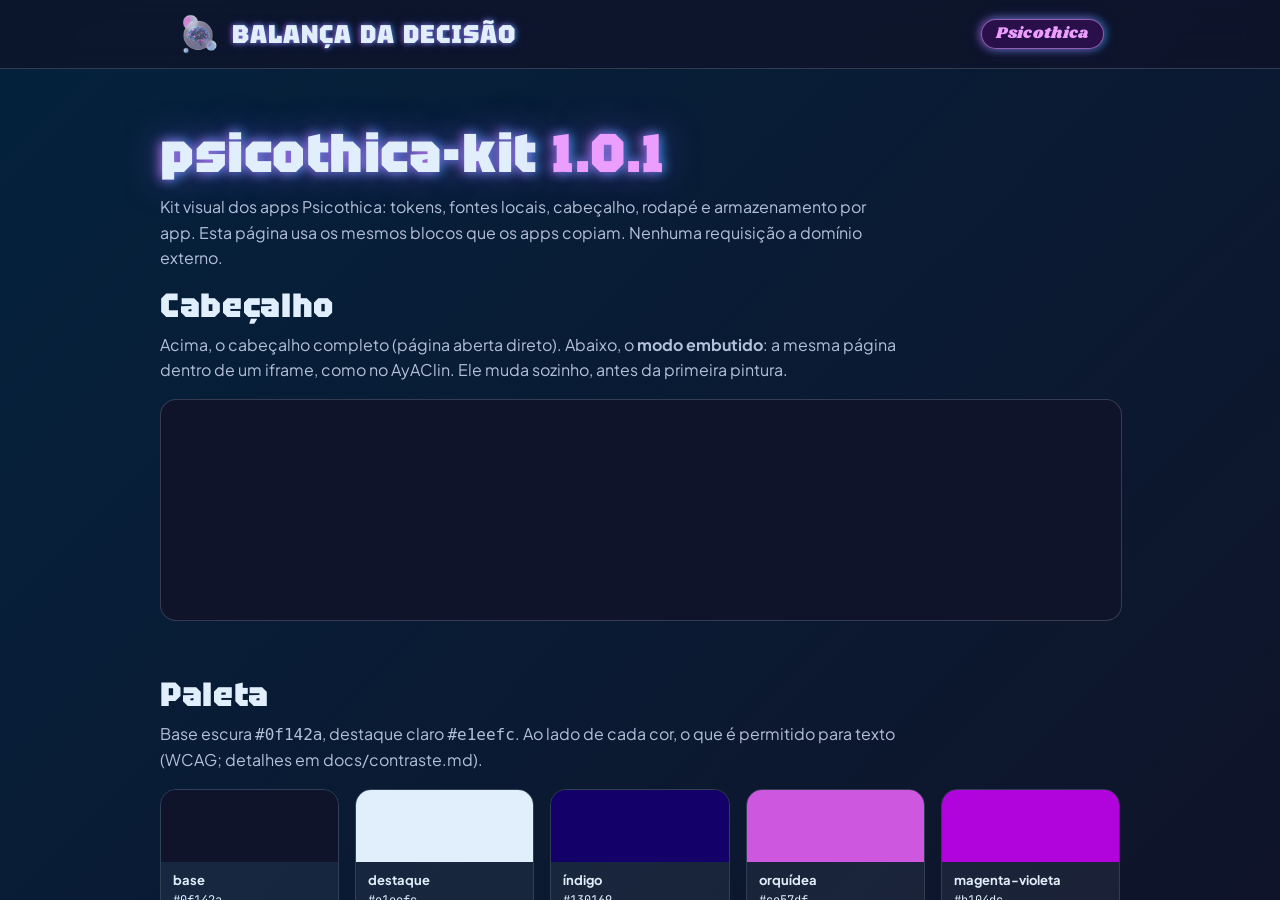
<file: index.html>
<!doctype html>
<html lang="pt-BR">
<head>
<meta charset="utf-8">
<meta name="viewport" content="width=device-width, initial-scale=1">
<meta http-equiv="refresh" content="0; url=demo/index.html">
<title>psicothica-kit</title>
<link rel="icon" href="logo/favicon.ico" sizes="any">
</head>
<body style="background:#0f142a;color:#e1eefc;font-family:system-ui,sans-serif;padding:24px">
<p><a href="demo/index.html" style="color:#82e5ff">Abrir a demonstração do psicothica-kit</a></p>
</body>
</html>
</file>
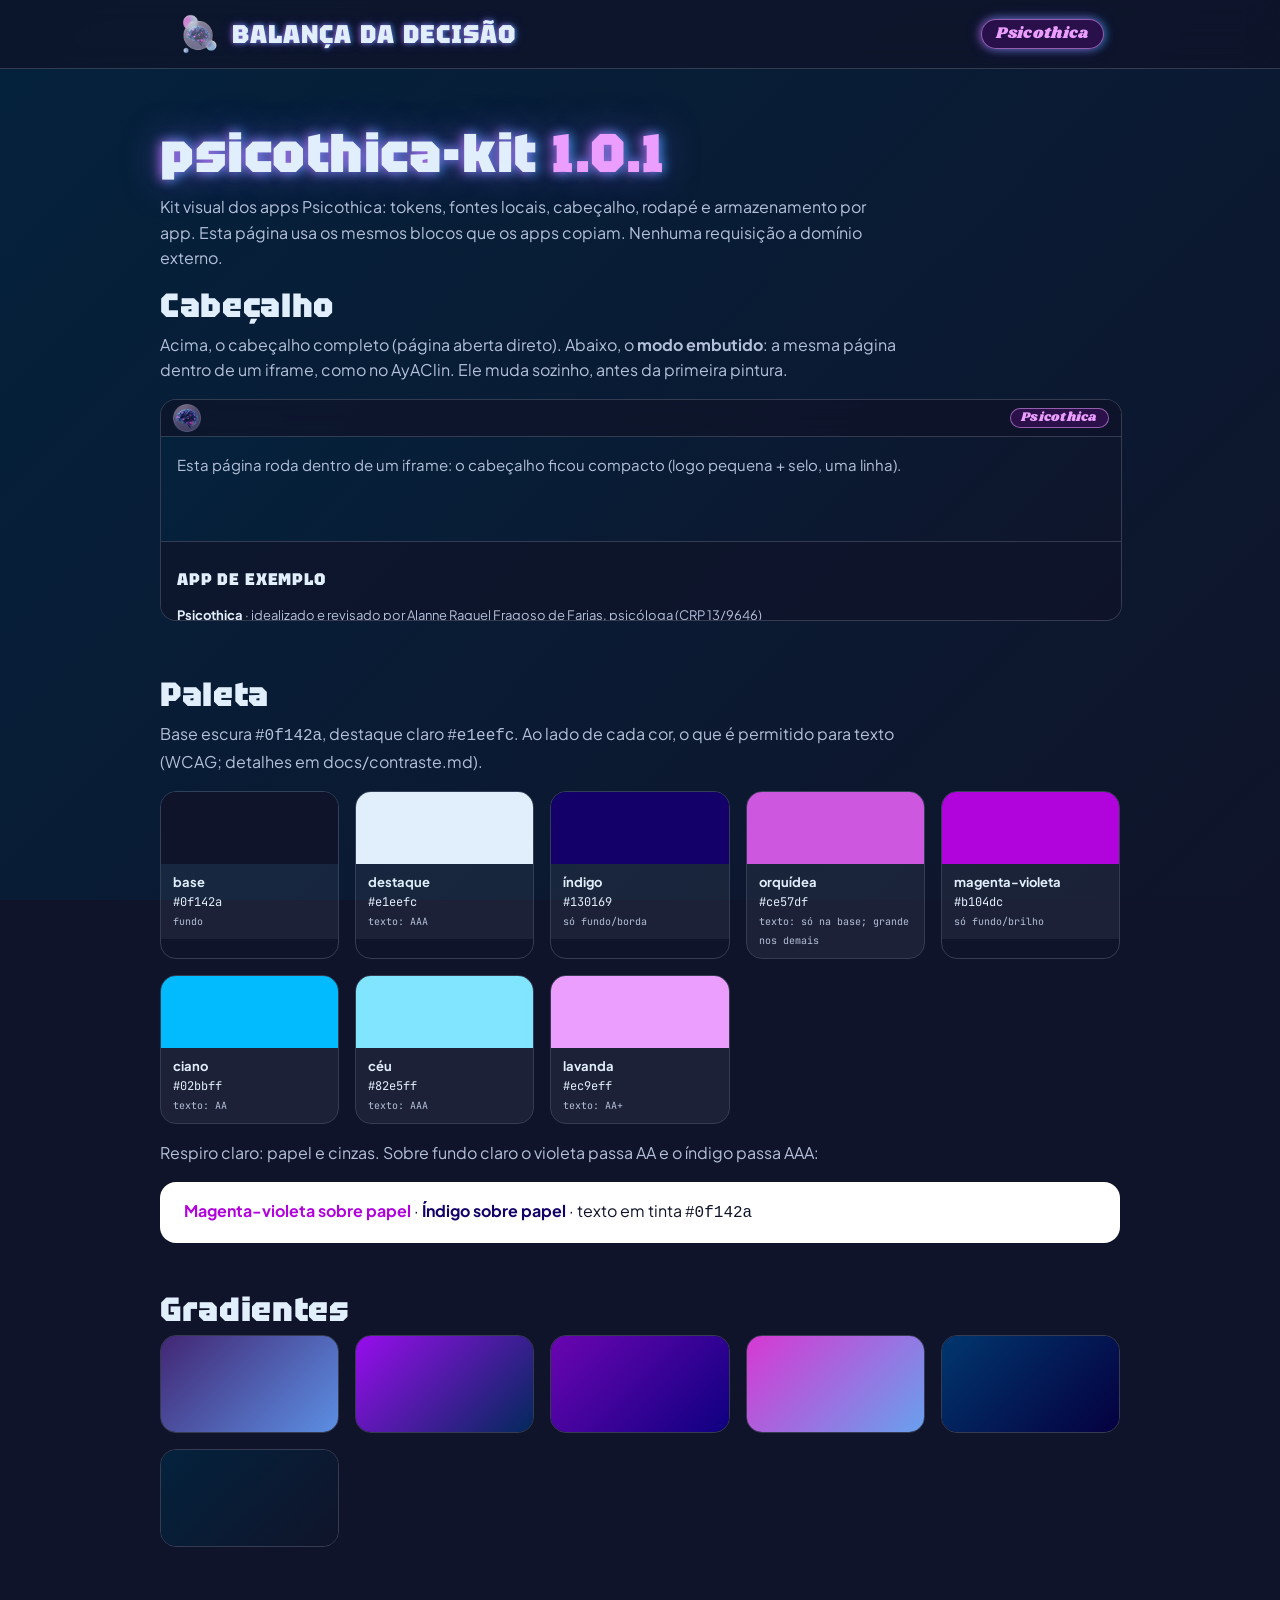
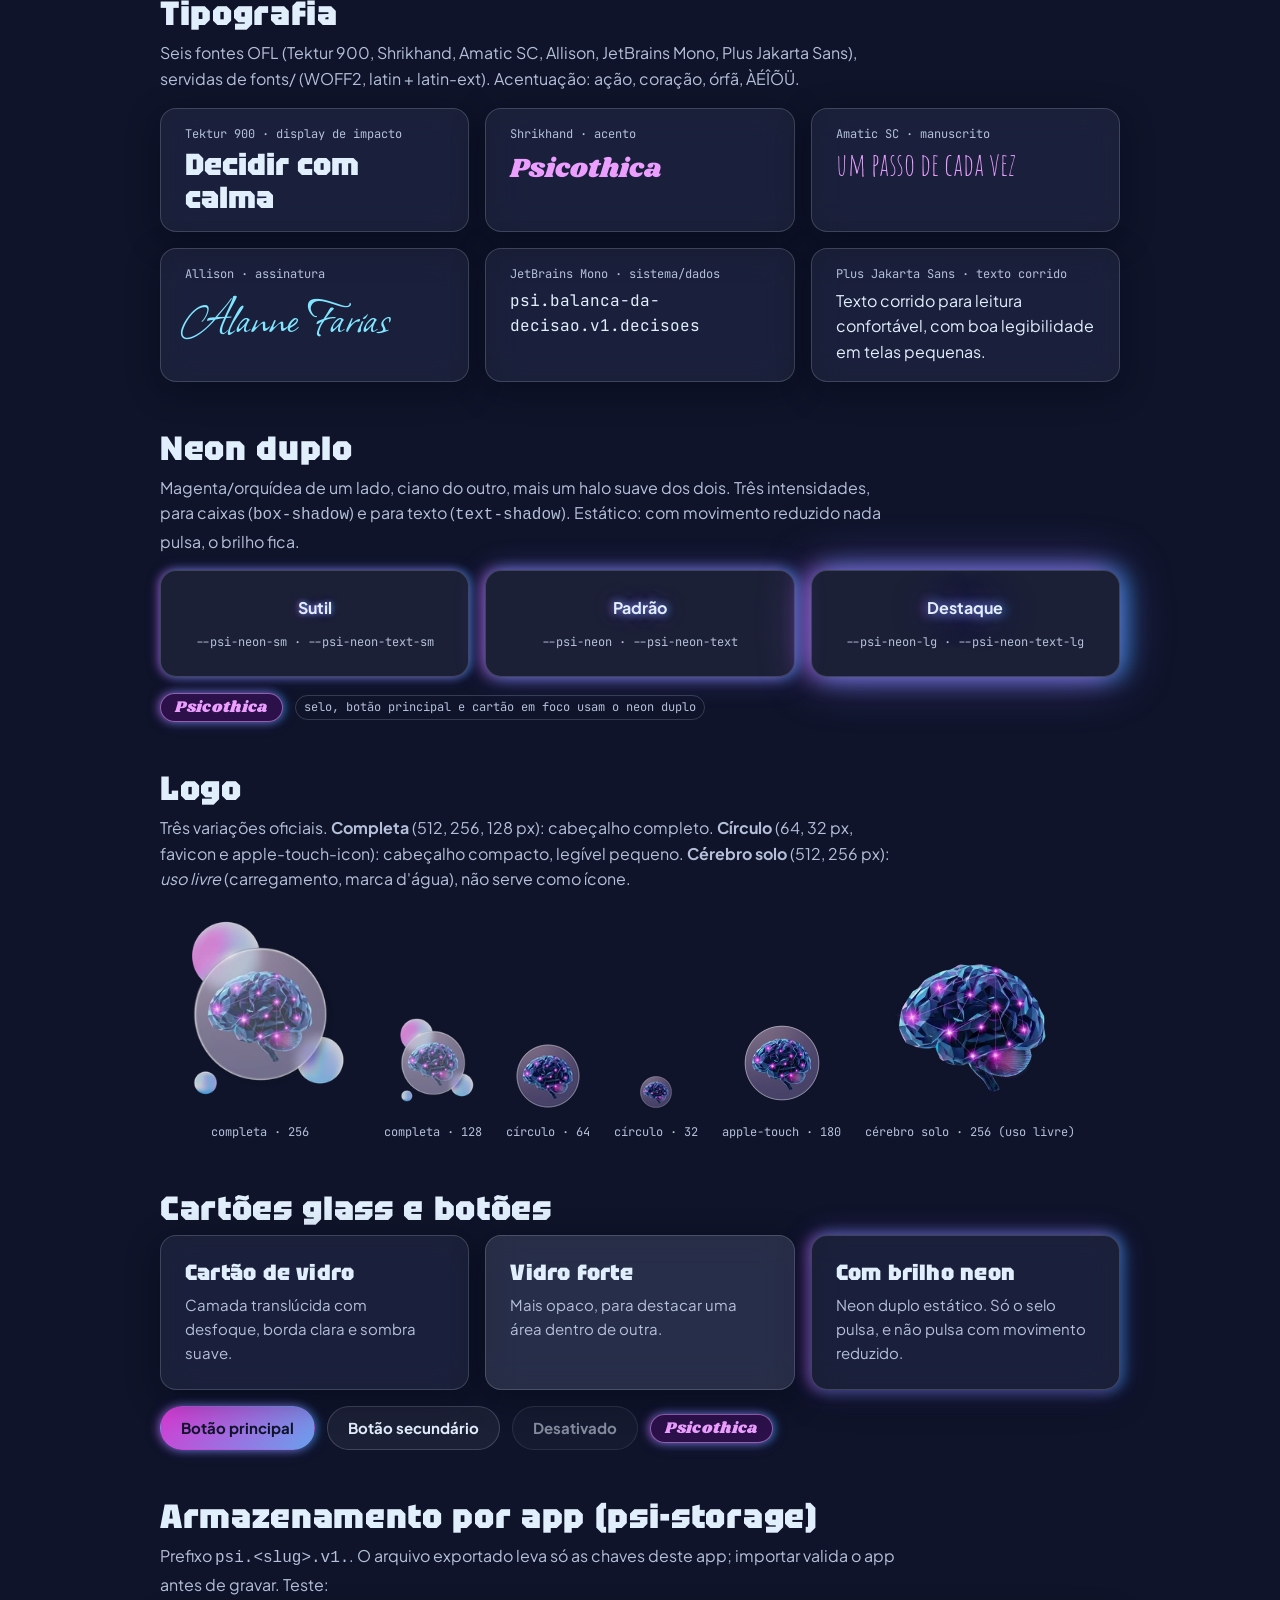
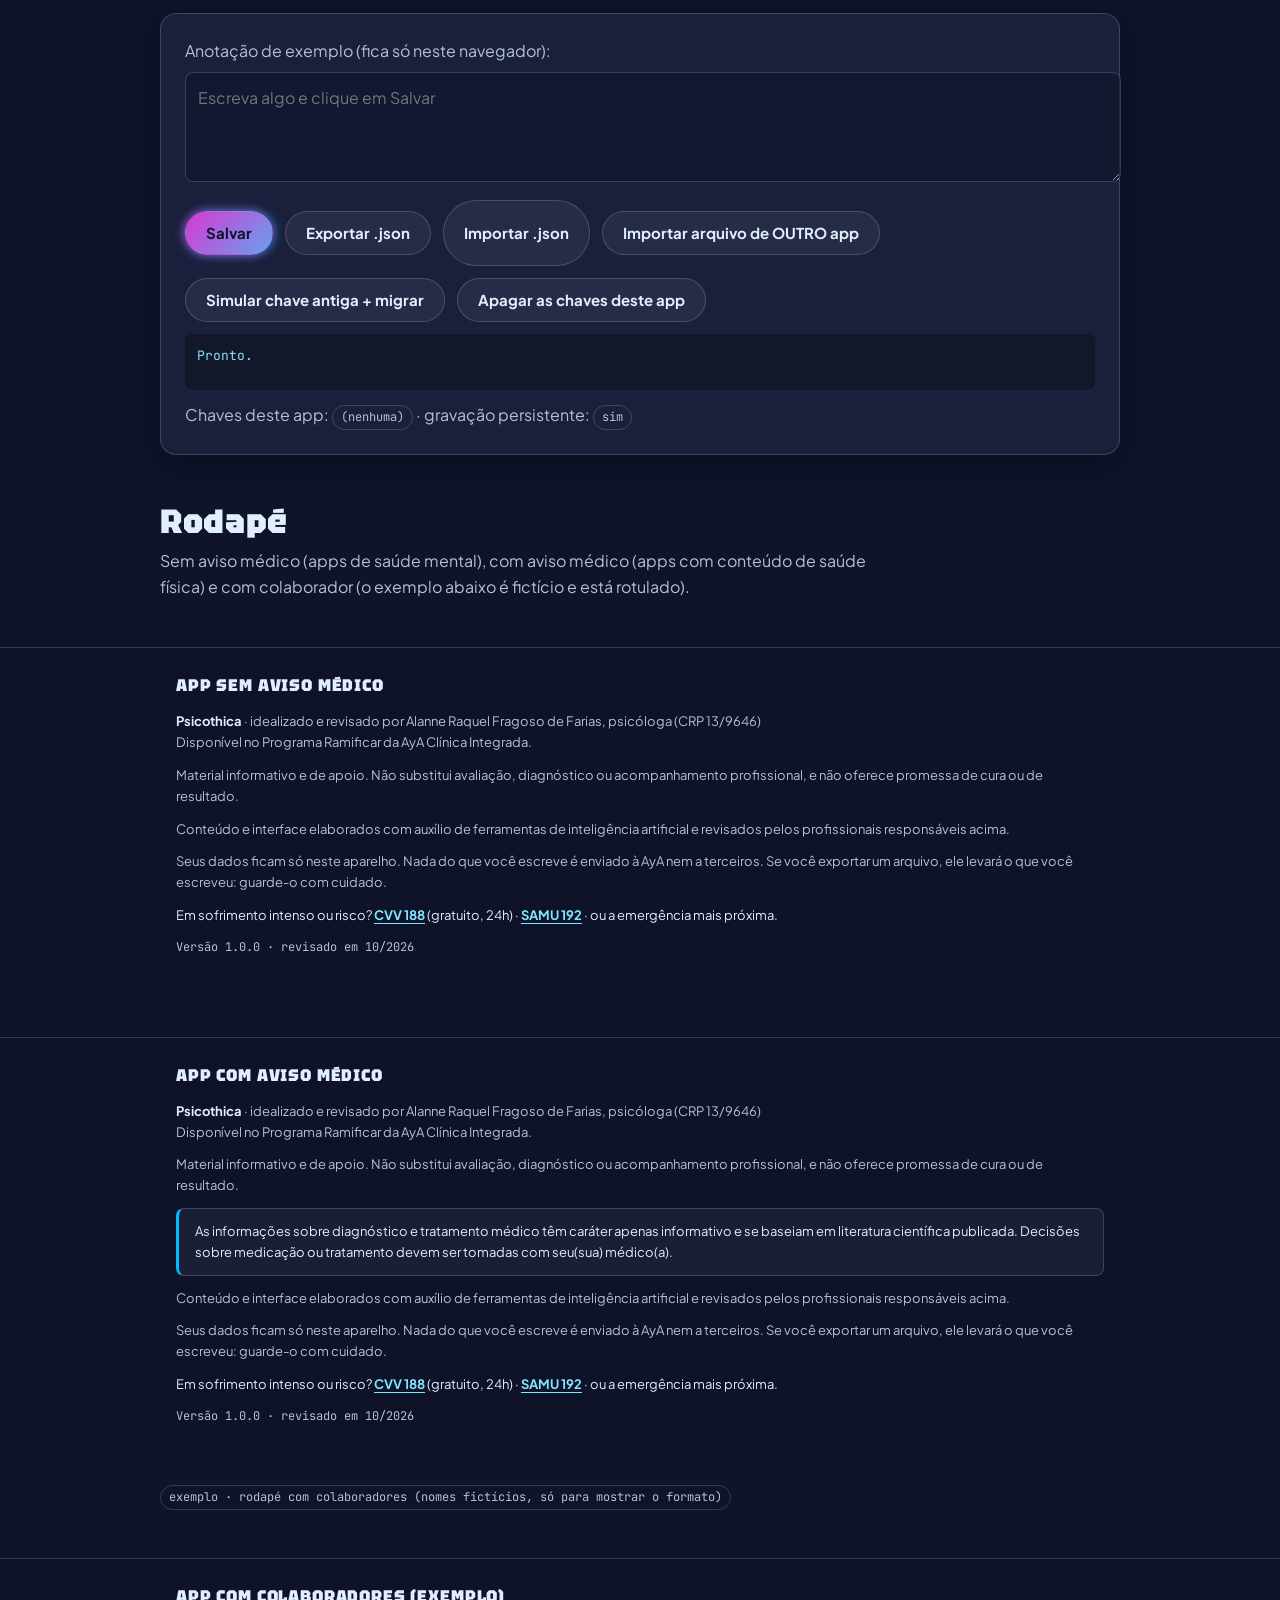
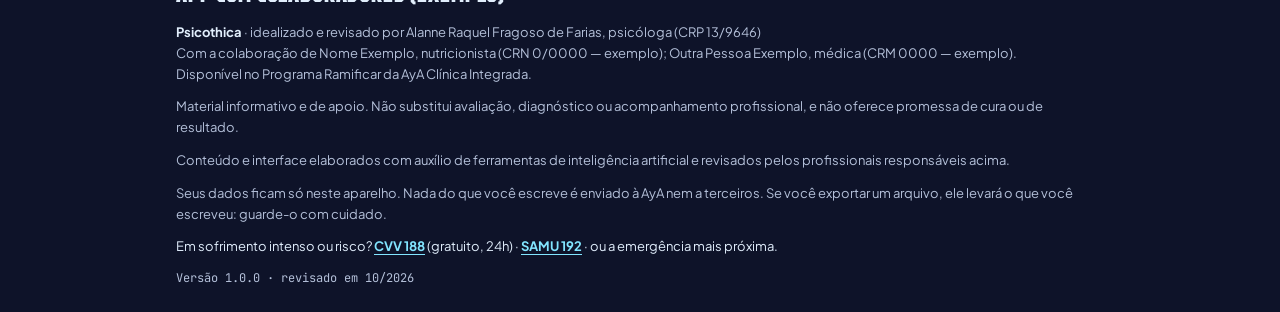
<file: demo/index.html>
<!doctype html>
<html lang="pt-BR">
<head>
<meta charset="utf-8">
<meta name="viewport" content="width=device-width, initial-scale=1">
<title>psicothica-kit 1.0.1 · demo</title>
<link rel="icon" href="../logo/favicon.ico" sizes="any">
<link rel="apple-touch-icon" href="../logo/apple-touch-icon.png">
<link rel="stylesheet" href="../tokens.css">
<link rel="stylesheet" href="../psi-components.css">
<style>
  /* Estilos só da página de demonstração (prefixo .demo-). O kit em si está em tokens.css e psi-components.css. */
  .demo-wrap { max-width: var(--psi-container); margin: 0 auto; padding: var(--psi-space-5) var(--psi-space-4) 0; }
  .demo-wrap section { margin-bottom: var(--psi-space-7); }
  .demo-h2 { font-family: var(--psi-font-display); font-weight: 900; font-size: clamp(1.5rem, 4.5vw, 2.1rem); letter-spacing: 0.02em; line-height: 1.1; margin: 0 0 var(--psi-space-2); }
  .demo-lead { color: var(--psi-text-muted); margin: 0 0 var(--psi-space-4); max-width: 62ch; }
  .demo-hero { font-family: var(--psi-font-display); font-weight: 900; font-size: clamp(1.9rem, 6.2vw, 3.4rem); line-height: 1.05; letter-spacing: 0.01em; margin: var(--psi-space-6) 0 var(--psi-space-3); }
  .demo-hero em { font-style: normal; color: var(--psi-lavender); }
  .demo-grid { display: grid; gap: var(--psi-space-4); grid-template-columns: repeat(auto-fill, minmax(150px, 1fr)); }
  .demo-grid--wide { grid-template-columns: repeat(auto-fill, minmax(260px, 1fr)); }
  .demo-sw { border-radius: var(--psi-radius-md); overflow: hidden; border: 1px solid var(--psi-glass-border); }
  .demo-sw div { height: 72px; }
  .demo-sw p { margin: 0; padding: var(--psi-space-2) var(--psi-space-3); font-family: var(--psi-font-mono); font-size: 0.75rem; background: var(--psi-glass-bg); }
  .demo-sw b { display: block; font-family: var(--psi-font-text); font-size: var(--psi-text-xs); color: var(--psi-text); }
  .demo-sw small { color: var(--psi-text-muted); }
  .demo-gr div { height: 96px; }
  .demo-fonte { padding: var(--psi-space-4) var(--psi-space-5); }
  .demo-fonte small { display: block; font-family: var(--psi-font-mono); font-size: 0.75rem; color: var(--psi-text-muted); margin-bottom: var(--psi-space-1); }
  .demo-row { display: flex; flex-wrap: wrap; gap: var(--psi-space-3); align-items: center; }
  .demo-frame { width: 100%; height: 220px; border: 1px solid var(--psi-glass-border); border-radius: var(--psi-radius-md); background: var(--psi-base); }
  .demo-papel { background: var(--psi-paper); color: var(--psi-ink); border-radius: var(--psi-radius-md); padding: var(--psi-space-4) var(--psi-space-5); }
  .demo-papel .v { color: var(--psi-violet); font-weight: 700; }
  .demo-papel .i { color: var(--psi-indigo); font-weight: 700; }
  .demo-textarea { width: 100%; min-height: 84px; padding: var(--psi-space-3); border-radius: var(--psi-radius-sm); border: 1px solid var(--psi-glass-border); background: rgba(15, 20, 42, 0.6); color: var(--psi-text); font: inherit; }
  .demo-textarea:focus-visible { outline: none; box-shadow: var(--psi-focus-ring); }
  .demo-out { margin: var(--psi-space-3) 0 0; padding: var(--psi-space-3); border-radius: var(--psi-radius-sm); background: rgba(0, 0, 0, 0.3); font-family: var(--psi-font-mono); font-size: 0.8125rem; color: var(--psi-sky); white-space: pre-wrap; min-height: 2.5em; }
  .demo-out.erro { color: #ffb4b4; }
  .demo-tag { display: inline-block; font-family: var(--psi-font-mono); font-size: 0.75rem; padding: 2px 8px; border-radius: var(--psi-radius-pill); border: 1px solid var(--psi-glass-border); color: var(--psi-text-muted); }
  .demo-hand { font-family: var(--psi-font-hand); font-size: 2rem; line-height: 1; color: var(--psi-lavender); }
  .demo-sign { font-family: var(--psi-font-signature); font-size: 3.4rem; line-height: 1.1; color: var(--psi-sky); }
  .demo-neon { padding: var(--psi-space-5); border-radius: var(--psi-radius-md); background: var(--psi-glass-bg); border: 1px solid var(--psi-glass-border); text-align: center; }
  .demo-neon code { display: block; margin-top: var(--psi-space-3); font-family: var(--psi-font-mono); font-size: 0.75rem; color: var(--psi-text-muted); }
  .demo-logos { display: flex; flex-wrap: wrap; align-items: flex-end; gap: var(--psi-space-5); }
  .demo-logos figure { margin: 0; text-align: center; }
  .demo-logos figcaption { margin-top: var(--psi-space-2); font-family: var(--psi-font-mono); font-size: 0.75rem; color: var(--psi-text-muted); }
  .demo-exemplo { max-width: var(--psi-container); margin: var(--psi-space-5) auto 0; padding: 0 var(--psi-space-4); }
</style>
</head>
<body class="psi-theme">
<script>
  (function () {
    try { if (window.self !== window.top) document.documentElement.classList.add("psi-embedded"); }
    catch (e) { document.documentElement.classList.add("psi-embedded"); }
  })();
</script>
<header class="psi-header" role="banner">
  <div class="psi-header__inner">
    <!-- logo completa (fora do iframe) e círculo oficial (modo embutido): o CSS mostra uma só -->
    <picture class="psi-header__logo psi-header__logo--full">
      <source type="image/webp" srcset="../logo/logo-128.webp 1x, ../logo/logo-256.webp 2x">
      <img src="../logo/logo-128.png" srcset="../logo/logo-128.png 1x, ../logo/logo-256.png 2x" width="44" height="44" alt="" decoding="async" loading="lazy">
    </picture>
    <picture class="psi-header__logo psi-header__logo--crop">
      <source type="image/webp" srcset="../logo/logo-32.webp 1x, ../logo/logo-64.webp 2x">
      <img src="../logo/logo-32.png" srcset="../logo/logo-32.png 1x, ../logo/logo-64.png 2x" width="28" height="28" alt="" decoding="async" loading="lazy">
    </picture>
    <p class="psi-header__app">Balança da Decisão</p>
    <span class="psi-seal">Psicothica</span>
  </div>
</header>

<main class="demo-wrap">
  <h1 class="demo-hero psi-title-neon psi-title-neon--lg">psicothica-kit <em>1.0.1</em></h1>
  <p class="demo-lead">Kit visual dos apps Psicothica: tokens, fontes locais, cabeçalho, rodapé e armazenamento por app. Esta página usa os mesmos blocos que os apps copiam. Nenhuma requisição a domínio externo.</p>

  <section aria-labelledby="s-cab">
    <h2 class="demo-h2" id="s-cab">Cabeçalho</h2>
    <p class="demo-lead">Acima, o cabeçalho completo (página aberta direto). Abaixo, o <strong>modo embutido</strong>: a mesma página dentro de um iframe, como no AyAClin. Ele muda sozinho, antes da primeira pintura.</p>
    <iframe class="demo-frame" src="embed.html" title="Exemplo do cabeçalho em modo embutido" sandbox="allow-scripts allow-same-origin allow-popups allow-popups-to-escape-sandbox"></iframe>
  </section>

  <section aria-labelledby="s-pal">
    <h2 class="demo-h2" id="s-pal">Paleta</h2>
    <p class="demo-lead">Base escura <code>#0f142a</code>, destaque claro <code>#e1eefc</code>. Ao lado de cada cor, o que é permitido para texto (WCAG; detalhes em docs/contraste.md).</p>
    <div class="demo-grid">
      <div class="demo-sw"><div style="background:var(--psi-base)"></div><p><b>base</b>#0f142a<br><small>fundo</small></p></div>
      <div class="demo-sw"><div style="background:var(--psi-frost)"></div><p><b>destaque</b>#e1eefc<br><small>texto: AAA</small></p></div>
      <div class="demo-sw"><div style="background:var(--psi-indigo)"></div><p><b>índigo</b>#130169<br><small>só fundo/borda</small></p></div>
      <div class="demo-sw"><div style="background:var(--psi-orchid)"></div><p><b>orquídea</b>#ce57df<br><small>texto: só na base; grande nos demais</small></p></div>
      <div class="demo-sw"><div style="background:var(--psi-violet)"></div><p><b>magenta-violeta</b>#b104dc<br><small>só fundo/brilho</small></p></div>
      <div class="demo-sw"><div style="background:var(--psi-cyan)"></div><p><b>ciano</b>#02bbff<br><small>texto: AA</small></p></div>
      <div class="demo-sw"><div style="background:var(--psi-sky)"></div><p><b>céu</b>#82e5ff<br><small>texto: AAA</small></p></div>
      <div class="demo-sw"><div style="background:var(--psi-lavender)"></div><p><b>lavanda</b>#ec9eff<br><small>texto: AA+</small></p></div>
    </div>
    <p class="demo-lead" style="margin-top:var(--psi-space-4)">Respiro claro: papel e cinzas. Sobre fundo claro o violeta passa AA e o índigo passa AAA:</p>
    <div class="demo-papel"><span class="v">Magenta-violeta sobre papel</span> · <span class="i">Índigo sobre papel</span> · texto em tinta <code>#0f142a</code></div>
  </section>

  <section aria-labelledby="s-grad">
    <h2 class="demo-h2" id="s-grad">Gradientes</h2>
    <div class="demo-grid demo-gr">
      <div class="demo-sw"><div style="background:var(--psi-grad-1)"></div><p>--psi-grad-1<br><small>#422774 → #5c8fe3</small></p></div>
      <div class="demo-sw"><div style="background:var(--psi-grad-2)"></div><p>--psi-grad-2<br><small>#980ded → #02295b</small></p></div>
      <div class="demo-sw"><div style="background:var(--psi-grad-3)"></div><p>--psi-grad-3<br><small>#6b05b2 → #0e0080</small></p></div>
      <div class="demo-sw"><div style="background:var(--psi-grad-4)"></div><p>--psi-grad-4<br><small>#d738d2 → #68a1ed</small></p></div>
      <div class="demo-sw"><div style="background:var(--psi-grad-5)"></div><p>--psi-grad-5<br><small>#01366d → #050040</small></p></div>
      <div class="demo-sw"><div style="background:var(--psi-grad-6)"></div><p>--psi-grad-6<br><small>#04223d → #0f142a (fundo)</small></p></div>
    </div>
  </section>

  <section aria-labelledby="s-tip">
    <h2 class="demo-h2" id="s-tip">Tipografia</h2>
    <p class="demo-lead">Seis fontes OFL (Tektur 900, Shrikhand, Amatic SC, Allison, JetBrains Mono, Plus Jakarta Sans), servidas de fonts/ (WOFF2, latin + latin-ext). Acentuação: ação, coração, órfã, ÀÉÎÕÜ.</p>
    <div class="demo-grid demo-grid--wide">
      <div class="psi-glass demo-fonte"><small>Tektur 900 · display de impacto</small><div style="font-family:var(--psi-font-display);font-weight:900;font-size:1.9rem;line-height:1.1">Decidir com calma</div></div>
      <div class="psi-glass demo-fonte"><small>Shrikhand · acento</small><div style="font-family:var(--psi-font-accent);font-size:1.7rem;color:var(--psi-lavender)">Psicothica</div></div>
      <div class="psi-glass demo-fonte"><small>Amatic SC · manuscrito</small><div class="demo-hand">um passo de cada vez</div></div>
      <div class="psi-glass demo-fonte"><small>Allison · assinatura</small><div class="demo-sign">Alanne Farias</div></div>
      <div class="psi-glass demo-fonte"><small>JetBrains Mono · sistema/dados</small><div style="font-family:var(--psi-font-mono)">psi.balanca-da-decisao.v1.decisoes</div></div>
      <div class="psi-glass demo-fonte"><small>Plus Jakarta Sans · texto corrido</small><div>Texto corrido para leitura confortável, com boa legibilidade em telas pequenas.</div></div>
    </div>
  </section>

  <section aria-labelledby="s-neon">
    <h2 class="demo-h2" id="s-neon">Neon duplo</h2>
    <p class="demo-lead">Magenta/orquídea de um lado, ciano do outro, mais um halo suave dos dois. Três intensidades, para caixas (<code>box-shadow</code>) e para texto (<code>text-shadow</code>). Estático: com movimento reduzido nada pulsa, o brilho fica.</p>
    <div class="demo-grid demo-grid--wide">
      <div class="demo-neon" style="box-shadow:var(--psi-neon-sm)"><strong class="psi-title-neon" style="text-shadow:var(--psi-neon-text-sm)">Sutil</strong><code>--psi-neon-sm · --psi-neon-text-sm</code></div>
      <div class="demo-neon" style="box-shadow:var(--psi-neon)"><strong class="psi-title-neon" style="text-shadow:var(--psi-neon-text)">Padrão</strong><code>--psi-neon · --psi-neon-text</code></div>
      <div class="demo-neon" style="box-shadow:var(--psi-neon-lg)"><strong class="psi-title-neon" style="text-shadow:var(--psi-neon-text-lg)">Destaque</strong><code>--psi-neon-lg · --psi-neon-text-lg</code></div>
    </div>
    <div class="demo-row" style="margin-top:var(--psi-space-4)"><span class="psi-seal">Psicothica</span><span class="demo-tag">selo, botão principal e cartão em foco usam o neon duplo</span></div>
  </section>

  <section aria-labelledby="s-logo">
    <h2 class="demo-h2" id="s-logo">Logo</h2>
    <p class="demo-lead">Três variações oficiais. <strong>Completa</strong> (512, 256, 128 px): cabeçalho completo. <strong>Círculo</strong> (64, 32 px, favicon e apple-touch-icon): cabeçalho compacto, legível pequeno. <strong>Cérebro solo</strong> (512, 256 px): <em>uso livre</em> (carregamento, marca d'água), não serve como ícone.</p>
    <div class="demo-logos">
      <figure><img src="../logo/logo-256.webp" width="200" height="200" alt="Logo Psicothica completa: cérebro low-poly dentro de uma bolha de vidro, com esferas"><figcaption>completa · 256</figcaption></figure>
      <figure><img src="../logo/logo-128.webp" width="96" height="96" alt="Logo completa em 128 pixels"><figcaption>completa · 128</figcaption></figure>
      <figure><img src="../logo/logo-64.webp" width="64" height="64" alt="Círculo da logo em 64 pixels"><figcaption>círculo · 64</figcaption></figure>
      <figure><img src="../logo/logo-32.webp" width="32" height="32" alt="Círculo da logo em 32 pixels"><figcaption>círculo · 32</figcaption></figure>
      <figure><img src="../logo/apple-touch-icon.png" width="90" height="90" alt="apple-touch-icon: círculo sobre fundo escuro" style="border-radius:20px"><figcaption>apple-touch · 180</figcaption></figure>
      <figure><img src="../logo/logo-cerebro-256.webp" width="160" height="160" alt="Cérebro solo, sem bolha, fundo transparente"><figcaption>cérebro solo · 256 (uso livre)</figcaption></figure>
    </div>
  </section>

  <section aria-labelledby="s-glass">
    <h2 class="demo-h2" id="s-glass">Cartões glass e botões</h2>
    <div class="demo-grid demo-grid--wide" style="margin-bottom:var(--psi-space-4)">
      <article class="psi-glass psi-card"><h3 class="psi-card__title">Cartão de vidro</h3><p class="psi-card__text">Camada translúcida com desfoque, borda clara e sombra suave.</p></article>
      <article class="psi-glass psi-glass--strong psi-card"><h3 class="psi-card__title">Vidro forte</h3><p class="psi-card__text">Mais opaco, para destacar uma área dentro de outra.</p></article>
      <article class="psi-glass psi-glass--glow psi-card"><h3 class="psi-card__title">Com brilho neon</h3><p class="psi-card__text">Neon duplo estático. Só o selo pulsa, e não pulsa com movimento reduzido.</p></article>
    </div>
    <div class="demo-row">
      <button class="psi-btn psi-btn--primary" type="button">Botão principal</button>
      <button class="psi-btn psi-btn--ghost" type="button">Botão secundário</button>
      <button class="psi-btn psi-btn--ghost" type="button" disabled>Desativado</button>
      <span class="psi-seal">Psicothica</span>
    </div>
  </section>

  <section aria-labelledby="s-sto">
    <h2 class="demo-h2" id="s-sto">Armazenamento por app (psi-storage)</h2>
    <p class="demo-lead">Prefixo <code>psi.&lt;slug&gt;.v1.</code>. O arquivo exportado leva só as chaves deste app; importar valida o app antes de gravar. Teste:</p>
    <div class="psi-glass psi-card">
      <label for="demo-nota" class="demo-lead" style="display:block;margin-bottom:var(--psi-space-2)">Anotação de exemplo (fica só neste navegador):</label>
      <textarea id="demo-nota" class="demo-textarea" placeholder="Escreva algo e clique em Salvar"></textarea>
      <div class="demo-row" style="margin-top:var(--psi-space-3)">
        <button class="psi-btn psi-btn--primary" type="button" id="b-salvar">Salvar</button>
        <button class="psi-btn psi-btn--ghost" type="button" id="b-exportar">Exportar .json</button>
        <label class="psi-btn psi-btn--ghost" for="b-importar" style="cursor:pointer">Importar .json</label>
        <input type="file" id="b-importar" accept="application/json" class="psi-sr-only">
        <button class="psi-btn psi-btn--ghost" type="button" id="b-outro">Importar arquivo de OUTRO app</button>
        <button class="psi-btn psi-btn--ghost" type="button" id="b-legado">Simular chave antiga + migrar</button>
        <button class="psi-btn psi-btn--ghost" type="button" id="b-limpar">Apagar as chaves deste app</button>
      </div>
      <p class="demo-out" id="demo-saida" role="status" aria-live="polite">Pronto.</p>
      <p class="demo-lead" style="margin:var(--psi-space-3) 0 0">Chaves deste app: <span class="demo-tag" id="demo-chaves">…</span> · gravação persistente: <span class="demo-tag" id="demo-persist">…</span></p>
    </div>
  </section>

  <section aria-labelledby="s-rod">
    <h2 class="demo-h2" id="s-rod">Rodapé</h2>
    <p class="demo-lead">Sem aviso médico (apps de saúde mental), com aviso médico (apps com conteúdo de saúde física) e com colaborador (o exemplo abaixo é fictício e está rotulado).</p>
  </section>
</main>
<footer class="psi-footer" role="contentinfo" data-psi-app="App sem aviso médico" data-psi-versao="1.0.0" data-psi-revisao="10/2026">
  <div class="psi-footer__inner">
    <p class="psi-footer__app" data-psi-slot="app"></p>
    <p class="psi-footer__assinatura">
      <span><strong>Psicothica</strong> · idealizado e revisado por Alanne Raquel Fragoso de Farias, psicóloga (CRP 13/9646)</span>
      <span class="psi-footer__colab" data-psi-slot="colab" hidden></span>
      <span>Disponível no Programa Ramificar da AyA Clínica Integrada.</span>
    </p>
    <p>Material informativo e de apoio. Não substitui avaliação, diagnóstico ou acompanhamento profissional, e não oferece promessa de cura ou de resultado.</p>
    <p class="psi-footer__medico" data-psi-slot="aviso-medico" hidden>As informações sobre diagnóstico e tratamento médico têm caráter apenas informativo e se baseiam em literatura científica publicada. Decisões sobre medicação ou tratamento devem ser tomadas com seu(sua) médico(a).</p>
    <p>Conteúdo e interface elaborados com auxílio de ferramentas de inteligência artificial e revisados pelos profissionais responsáveis acima.</p>
    <p>Seus dados ficam só neste aparelho. Nada do que você escreve é enviado à AyA nem a terceiros. Se você exportar um arquivo, ele levará o que você escreveu: guarde-o com cuidado.</p>
    <p class="psi-footer__crise">Em sofrimento intenso ou risco? <a href="tel:188" target="_blank" rel="noopener noreferrer">CVV 188</a> (gratuito, 24h) · <a href="tel:192" target="_blank" rel="noopener noreferrer">SAMU 192</a> · ou a emergência mais próxima.</p>
    <p class="psi-footer__versao">Versão <span data-psi-slot="versao">—</span> · revisado em <span data-psi-slot="revisao">—</span></p>
  </div>
</footer>
<script>
  (function () {
    var f = document.currentScript && document.currentScript.previousElementSibling;
    if (!f || !f.classList.contains("psi-footer")) return;
    function put(slot, text) { var el = f.querySelector('[data-psi-slot="' + slot + '"]'); if (el) el.textContent = text || ""; }
    put("app", f.getAttribute("data-psi-app"));
    put("versao", f.getAttribute("data-psi-versao"));
    put("revisao", f.getAttribute("data-psi-revisao"));
    var med = f.querySelector('[data-psi-slot="aviso-medico"]');
    if (med && f.hasAttribute("data-psi-aviso-medico")) med.hidden = false;
    var colab = f.querySelector('[data-psi-slot="colab"]');
    var raw = f.getAttribute("data-psi-colaboradores");
    if (colab && raw) {
      try {
        var itens = JSON.parse(raw).filter(function (c) { return c && c.nome && c.profissao; }).map(function (c) {
          return c.nome + ", " + c.profissao + (c.registro ? " (" + c.registro + ")" : "");
        });
        if (itens.length) { colab.textContent = "Com a colaboração de " + itens.join("; ") + "."; colab.hidden = false; }
      } catch (e) { /* JSON inválido: a linha simplesmente não aparece */ }
    }
  })();
</script>

<footer class="psi-footer" role="contentinfo" data-psi-app="App com aviso médico" data-psi-versao="1.0.0" data-psi-revisao="10/2026" data-psi-aviso-medico>
  <div class="psi-footer__inner">
    <p class="psi-footer__app" data-psi-slot="app"></p>
    <p class="psi-footer__assinatura">
      <span><strong>Psicothica</strong> · idealizado e revisado por Alanne Raquel Fragoso de Farias, psicóloga (CRP 13/9646)</span>
      <span class="psi-footer__colab" data-psi-slot="colab" hidden></span>
      <span>Disponível no Programa Ramificar da AyA Clínica Integrada.</span>
    </p>
    <p>Material informativo e de apoio. Não substitui avaliação, diagnóstico ou acompanhamento profissional, e não oferece promessa de cura ou de resultado.</p>
    <p class="psi-footer__medico" data-psi-slot="aviso-medico" hidden>As informações sobre diagnóstico e tratamento médico têm caráter apenas informativo e se baseiam em literatura científica publicada. Decisões sobre medicação ou tratamento devem ser tomadas com seu(sua) médico(a).</p>
    <p>Conteúdo e interface elaborados com auxílio de ferramentas de inteligência artificial e revisados pelos profissionais responsáveis acima.</p>
    <p>Seus dados ficam só neste aparelho. Nada do que você escreve é enviado à AyA nem a terceiros. Se você exportar um arquivo, ele levará o que você escreveu: guarde-o com cuidado.</p>
    <p class="psi-footer__crise">Em sofrimento intenso ou risco? <a href="tel:188" target="_blank" rel="noopener noreferrer">CVV 188</a> (gratuito, 24h) · <a href="tel:192" target="_blank" rel="noopener noreferrer">SAMU 192</a> · ou a emergência mais próxima.</p>
    <p class="psi-footer__versao">Versão <span data-psi-slot="versao">—</span> · revisado em <span data-psi-slot="revisao">—</span></p>
  </div>
</footer>
<script>
  (function () {
    var f = document.currentScript && document.currentScript.previousElementSibling;
    if (!f || !f.classList.contains("psi-footer")) return;
    function put(slot, text) { var el = f.querySelector('[data-psi-slot="' + slot + '"]'); if (el) el.textContent = text || ""; }
    put("app", f.getAttribute("data-psi-app"));
    put("versao", f.getAttribute("data-psi-versao"));
    put("revisao", f.getAttribute("data-psi-revisao"));
    var med = f.querySelector('[data-psi-slot="aviso-medico"]');
    if (med && f.hasAttribute("data-psi-aviso-medico")) med.hidden = false;
    var colab = f.querySelector('[data-psi-slot="colab"]');
    var raw = f.getAttribute("data-psi-colaboradores");
    if (colab && raw) {
      try {
        var itens = JSON.parse(raw).filter(function (c) { return c && c.nome && c.profissao; }).map(function (c) {
          return c.nome + ", " + c.profissao + (c.registro ? " (" + c.registro + ")" : "");
        });
        if (itens.length) { colab.textContent = "Com a colaboração de " + itens.join("; ") + "."; colab.hidden = false; }
      } catch (e) { /* JSON inválido: a linha simplesmente não aparece */ }
    }
  })();
</script>

<div class="demo-exemplo"><span class="demo-tag">exemplo · rodapé com colaboradores (nomes fictícios, só para mostrar o formato)</span></div>
<footer class="psi-footer" role="contentinfo" data-psi-app="App com colaboradores (exemplo)" data-psi-versao="1.0.0" data-psi-revisao="10/2026" data-psi-colaboradores='[{"nome":"Nome Exemplo","profissao":"nutricionista","registro":"CRN 0/0000 — exemplo"},{"nome":"Outra Pessoa Exemplo","profissao":"médica","registro":"CRM 0000 — exemplo"}]'>
  <div class="psi-footer__inner">
    <p class="psi-footer__app" data-psi-slot="app"></p>
    <p class="psi-footer__assinatura">
      <span><strong>Psicothica</strong> · idealizado e revisado por Alanne Raquel Fragoso de Farias, psicóloga (CRP 13/9646)</span>
      <span class="psi-footer__colab" data-psi-slot="colab" hidden></span>
      <span>Disponível no Programa Ramificar da AyA Clínica Integrada.</span>
    </p>
    <p>Material informativo e de apoio. Não substitui avaliação, diagnóstico ou acompanhamento profissional, e não oferece promessa de cura ou de resultado.</p>
    <p class="psi-footer__medico" data-psi-slot="aviso-medico" hidden>As informações sobre diagnóstico e tratamento médico têm caráter apenas informativo e se baseiam em literatura científica publicada. Decisões sobre medicação ou tratamento devem ser tomadas com seu(sua) médico(a).</p>
    <p>Conteúdo e interface elaborados com auxílio de ferramentas de inteligência artificial e revisados pelos profissionais responsáveis acima.</p>
    <p>Seus dados ficam só neste aparelho. Nada do que você escreve é enviado à AyA nem a terceiros. Se você exportar um arquivo, ele levará o que você escreveu: guarde-o com cuidado.</p>
    <p class="psi-footer__crise">Em sofrimento intenso ou risco? <a href="tel:188" target="_blank" rel="noopener noreferrer">CVV 188</a> (gratuito, 24h) · <a href="tel:192" target="_blank" rel="noopener noreferrer">SAMU 192</a> · ou a emergência mais próxima.</p>
    <p class="psi-footer__versao">Versão <span data-psi-slot="versao">—</span> · revisado em <span data-psi-slot="revisao">—</span></p>
  </div>
</footer>
<script>
  (function () {
    var f = document.currentScript && document.currentScript.previousElementSibling;
    if (!f || !f.classList.contains("psi-footer")) return;
    function put(slot, text) { var el = f.querySelector('[data-psi-slot="' + slot + '"]'); if (el) el.textContent = text || ""; }
    put("app", f.getAttribute("data-psi-app"));
    put("versao", f.getAttribute("data-psi-versao"));
    put("revisao", f.getAttribute("data-psi-revisao"));
    var med = f.querySelector('[data-psi-slot="aviso-medico"]');
    if (med && f.hasAttribute("data-psi-aviso-medico")) med.hidden = false;
    var colab = f.querySelector('[data-psi-slot="colab"]');
    var raw = f.getAttribute("data-psi-colaboradores");
    if (colab && raw) {
      try {
        var itens = JSON.parse(raw).filter(function (c) { return c && c.nome && c.profissao; }).map(function (c) {
          return c.nome + ", " + c.profissao + (c.registro ? " (" + c.registro + ")" : "");
        });
        if (itens.length) { colab.textContent = "Com a colaboração de " + itens.join("; ") + "."; colab.hidden = false; }
      } catch (e) { /* JSON inválido: a linha simplesmente não aparece */ }
    }
  })();
</script>

<script src="../js/psi-storage.js"></script>
<script>
  (function () {
    var store = PsiStorage.create({ slug: "kit-demo", appName: "Demo do kit", version: "1.0.0" });
    var $ = function (id) { return document.getElementById(id); };
    var out = $("demo-saida");
    function say(msg, erro) { out.textContent = msg; out.className = "demo-out" + (erro ? " erro" : ""); refresh(); }
    function refresh() {
      $("demo-chaves").textContent = store.keys().join(", ") || "(nenhuma)";
      $("demo-persist").textContent = store.persistent ? "sim" : "NÃO (memória)";
    }
    $("demo-nota").value = store.get("nota", "");
    $("b-salvar").addEventListener("click", function () { store.set("nota", $("demo-nota").value); say("Salvo em " + store.prefix + "nota"); });
    $("b-exportar").addEventListener("click", function () { var n = store.download(); say("Arquivo gerado: " + n + "\n(só chaves de " + store.prefix + ")"); });
    $("b-importar").addEventListener("change", function (e) {
      var f = e.target.files[0]; if (!f) return;
      store.importFile(f).then(function (n) { $("demo-nota").value = store.get("nota", ""); say(n + " chave(s) importada(s)."); },
                               function (err) { say(err.message, true); });
      e.target.value = "";
    });
    $("b-outro").addEventListener("click", function () {
      try { store.importJSON({ kit: "psicothica-kit", schema: 1, app: "outro-app", appName: "Outro App", data: { nota: "intrusa" } }); say("Importou (não deveria!)", true); }
      catch (err) { say("Recusado, como esperado: " + err.message, true); }
    });
    $("b-legado").addEventListener("click", function () {
      try { localStorage.setItem("nota_antiga", JSON.stringify("veio de uma chave antiga")); } catch (e) {}
      var n = store.migrate([{ from: "nota_antiga", to: "nota_migrada" }]);
      say(n ? "Migrou " + n + " chave. Valor: " + store.get("nota_migrada") : "Migração já feita neste navegador (ela roda uma vez só).");
    });
    $("b-limpar").addEventListener("click", function () { store.keys().forEach(function (k) { store.remove(k); }); $("demo-nota").value = ""; say("Chaves apagadas."); });
    refresh();
  })();
</script>
</body>
</html>
</file>
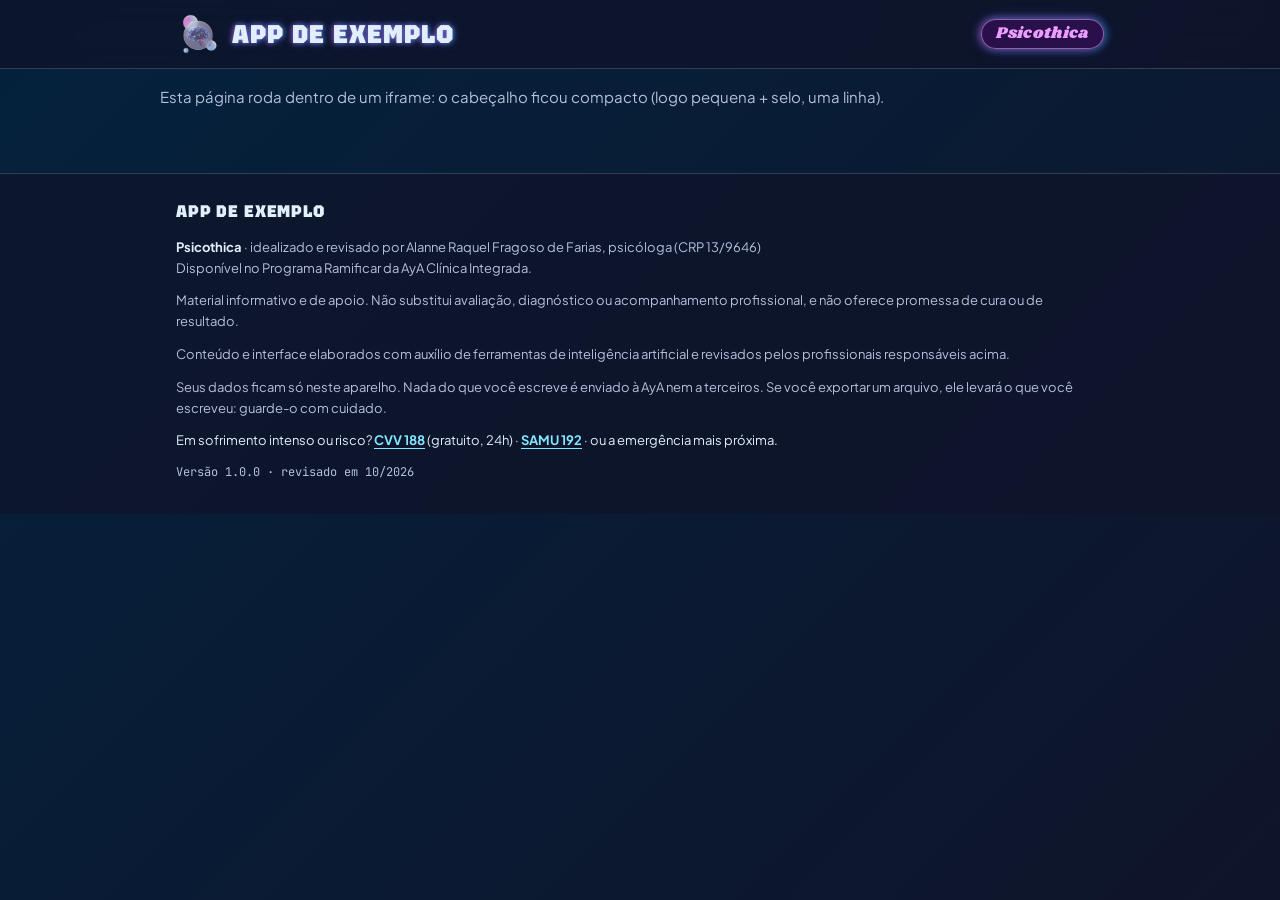
<file: demo/embed.html>
<!doctype html>
<html lang="pt-BR">
<head>
<meta charset="utf-8">
<meta name="viewport" content="width=device-width, initial-scale=1">
<title>Demo embutido · psicothica-kit</title>
<link rel="icon" href="../logo/favicon.ico" sizes="any">
<link rel="apple-touch-icon" href="../logo/apple-touch-icon.png">
<link rel="stylesheet" href="../tokens.css">
<link rel="stylesheet" href="../psi-components.css">
<style>.demo-corpo{max-width:var(--psi-container);margin:0 auto;padding:var(--psi-space-4)}.demo-corpo p{margin:0;color:var(--psi-text-muted);font-size:var(--psi-text-sm)}</style>
</head>
<body class="psi-theme">
<script>
  (function () {
    try { if (window.self !== window.top) document.documentElement.classList.add("psi-embedded"); }
    catch (e) { document.documentElement.classList.add("psi-embedded"); }
  })();
</script>
<header class="psi-header" role="banner">
  <div class="psi-header__inner">
    <!-- logo completa (fora do iframe) e círculo oficial (modo embutido): o CSS mostra uma só -->
    <picture class="psi-header__logo psi-header__logo--full">
      <source type="image/webp" srcset="../logo/logo-128.webp 1x, ../logo/logo-256.webp 2x">
      <img src="../logo/logo-128.png" srcset="../logo/logo-128.png 1x, ../logo/logo-256.png 2x" width="44" height="44" alt="" decoding="async" loading="lazy">
    </picture>
    <picture class="psi-header__logo psi-header__logo--crop">
      <source type="image/webp" srcset="../logo/logo-32.webp 1x, ../logo/logo-64.webp 2x">
      <img src="../logo/logo-32.png" srcset="../logo/logo-32.png 1x, ../logo/logo-64.png 2x" width="28" height="28" alt="" decoding="async" loading="lazy">
    </picture>
    <p class="psi-header__app">App de exemplo</p>
    <span class="psi-seal">Psicothica</span>
  </div>
</header>

<main class="demo-corpo"><p>Esta página roda dentro de um iframe: o cabeçalho ficou compacto (logo pequena + selo, uma linha).</p></main>
<footer class="psi-footer" role="contentinfo" data-psi-app="App de exemplo" data-psi-versao="1.0.0" data-psi-revisao="10/2026">
  <div class="psi-footer__inner">
    <p class="psi-footer__app" data-psi-slot="app"></p>
    <p class="psi-footer__assinatura">
      <span><strong>Psicothica</strong> · idealizado e revisado por Alanne Raquel Fragoso de Farias, psicóloga (CRP 13/9646)</span>
      <span class="psi-footer__colab" data-psi-slot="colab" hidden></span>
      <span>Disponível no Programa Ramificar da AyA Clínica Integrada.</span>
    </p>
    <p>Material informativo e de apoio. Não substitui avaliação, diagnóstico ou acompanhamento profissional, e não oferece promessa de cura ou de resultado.</p>
    <p class="psi-footer__medico" data-psi-slot="aviso-medico" hidden>As informações sobre diagnóstico e tratamento médico têm caráter apenas informativo e se baseiam em literatura científica publicada. Decisões sobre medicação ou tratamento devem ser tomadas com seu(sua) médico(a).</p>
    <p>Conteúdo e interface elaborados com auxílio de ferramentas de inteligência artificial e revisados pelos profissionais responsáveis acima.</p>
    <p>Seus dados ficam só neste aparelho. Nada do que você escreve é enviado à AyA nem a terceiros. Se você exportar um arquivo, ele levará o que você escreveu: guarde-o com cuidado.</p>
    <p class="psi-footer__crise">Em sofrimento intenso ou risco? <a href="tel:188" target="_blank" rel="noopener noreferrer">CVV 188</a> (gratuito, 24h) · <a href="tel:192" target="_blank" rel="noopener noreferrer">SAMU 192</a> · ou a emergência mais próxima.</p>
    <p class="psi-footer__versao">Versão <span data-psi-slot="versao">—</span> · revisado em <span data-psi-slot="revisao">—</span></p>
  </div>
</footer>
<script>
  (function () {
    var f = document.currentScript && document.currentScript.previousElementSibling;
    if (!f || !f.classList.contains("psi-footer")) return;
    function put(slot, text) { var el = f.querySelector('[data-psi-slot="' + slot + '"]'); if (el) el.textContent = text || ""; }
    put("app", f.getAttribute("data-psi-app"));
    put("versao", f.getAttribute("data-psi-versao"));
    put("revisao", f.getAttribute("data-psi-revisao"));
    var med = f.querySelector('[data-psi-slot="aviso-medico"]');
    if (med && f.hasAttribute("data-psi-aviso-medico")) med.hidden = false;
    var colab = f.querySelector('[data-psi-slot="colab"]');
    var raw = f.getAttribute("data-psi-colaboradores");
    if (colab && raw) {
      try {
        var itens = JSON.parse(raw).filter(function (c) { return c && c.nome && c.profissao; }).map(function (c) {
          return c.nome + ", " + c.profissao + (c.registro ? " (" + c.registro + ")" : "");
        });
        if (itens.length) { colab.textContent = "Com a colaboração de " + itens.join("; ") + "."; colab.hidden = false; }
      } catch (e) { /* JSON inválido: a linha simplesmente não aparece */ }
    }
  })();
</script>

</body>
</html>
</file>
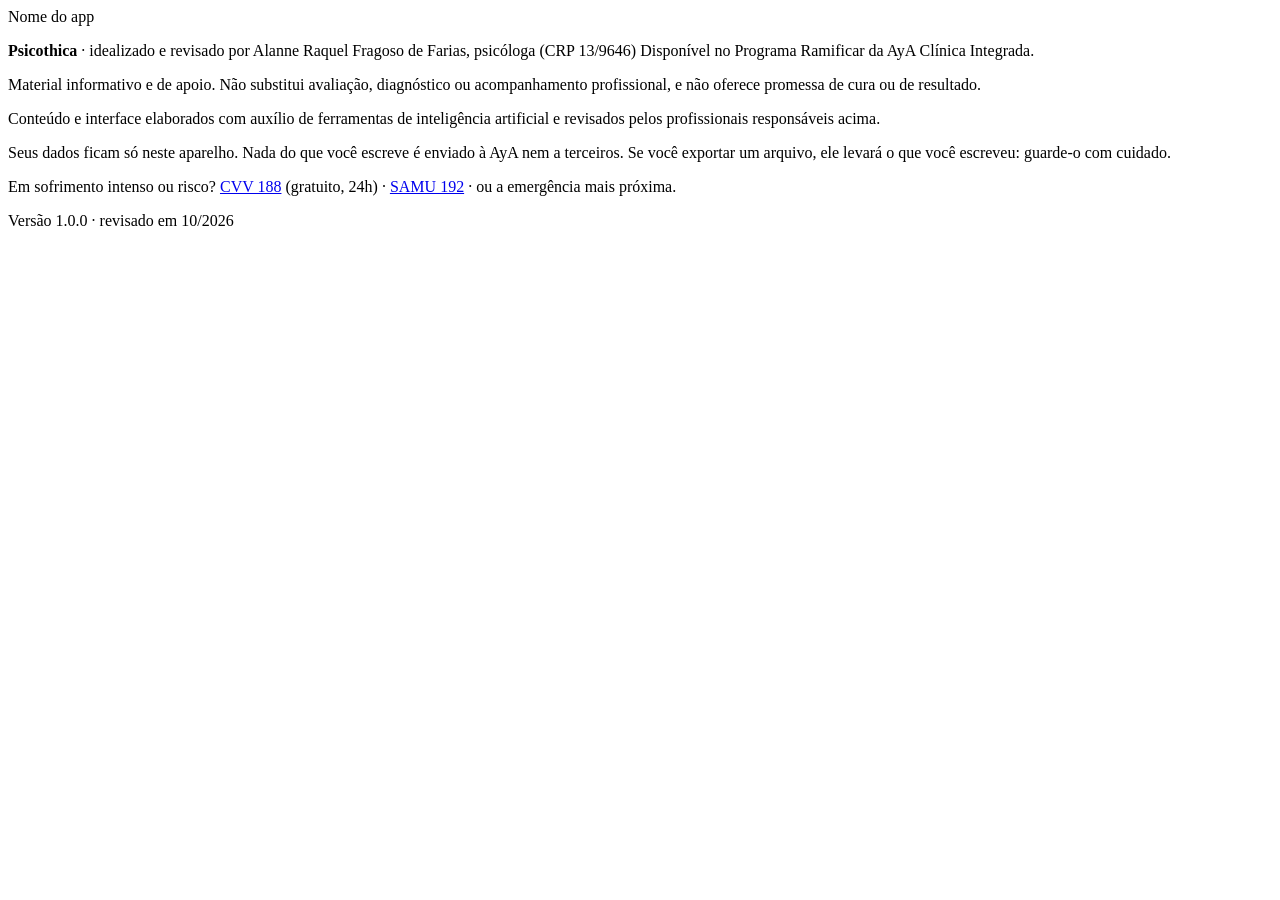
<file: html/psi-footer.html>
<!-- psicothica-kit 1.0.1 · rodapé (cole no fim do <body>, depois do conteúdo do app)

     Preencha os atributos de <footer>:
       data-psi-app       nome do app
       data-psi-versao    versão do app (ex.: 1.0.0)
       data-psi-revisao   mês/ano da última revisão (ex.: 10/2026)
       data-psi-aviso-medico   (atributo sem valor) — presente = mostra o bloco "aviso médico";
                               apague o atributo nos apps sem conteúdo de saúde física.
       data-psi-colaboradores  (opcional) lista JSON de quem colaborou; aceita mais de um. Ex.:
                               data-psi-colaboradores='[{"nome":"Fulana","profissao":"nutricionista","registro":"CRN 0/0000"}]'
                               "registro" é opcional. Sem o atributo, a linha de colaboração não aparece.
     Os textos fixos NÃO devem ser editados no app: mudaram? Mude no kit e publique nova versão. -->
<footer class="psi-footer" role="contentinfo" data-psi-app="Nome do app" data-psi-versao="1.0.0" data-psi-revisao="10/2026">
  <div class="psi-footer__inner">
    <p class="psi-footer__app" data-psi-slot="app"></p>
    <p class="psi-footer__assinatura">
      <span><strong>Psicothica</strong> · idealizado e revisado por Alanne Raquel Fragoso de Farias, psicóloga (CRP 13/9646)</span>
      <span class="psi-footer__colab" data-psi-slot="colab" hidden></span>
      <span>Disponível no Programa Ramificar da AyA Clínica Integrada.</span>
    </p>
    <p>Material informativo e de apoio. Não substitui avaliação, diagnóstico ou acompanhamento profissional, e não oferece promessa de cura ou de resultado.</p>
    <p class="psi-footer__medico" data-psi-slot="aviso-medico" hidden>As informações sobre diagnóstico e tratamento médico têm caráter apenas informativo e se baseiam em literatura científica publicada. Decisões sobre medicação ou tratamento devem ser tomadas com seu(sua) médico(a).</p>
    <p>Conteúdo e interface elaborados com auxílio de ferramentas de inteligência artificial e revisados pelos profissionais responsáveis acima.</p>
    <p>Seus dados ficam só neste aparelho. Nada do que você escreve é enviado à AyA nem a terceiros. Se você exportar um arquivo, ele levará o que você escreveu: guarde-o com cuidado.</p>
    <p class="psi-footer__crise">Em sofrimento intenso ou risco? <a href="tel:188" target="_blank" rel="noopener noreferrer">CVV 188</a> (gratuito, 24h) · <a href="tel:192" target="_blank" rel="noopener noreferrer">SAMU 192</a> · ou a emergência mais próxima.</p>
    <p class="psi-footer__versao">Versão <span data-psi-slot="versao">—</span> · revisado em <span data-psi-slot="revisao">—</span></p>
  </div>
</footer>
<script>
  (function () {
    var f = document.currentScript && document.currentScript.previousElementSibling;
    if (!f || !f.classList.contains("psi-footer")) return;
    function put(slot, text) { var el = f.querySelector('[data-psi-slot="' + slot + '"]'); if (el) el.textContent = text || ""; }
    put("app", f.getAttribute("data-psi-app"));
    put("versao", f.getAttribute("data-psi-versao"));
    put("revisao", f.getAttribute("data-psi-revisao"));
    var med = f.querySelector('[data-psi-slot="aviso-medico"]');
    if (med && f.hasAttribute("data-psi-aviso-medico")) med.hidden = false;
    var colab = f.querySelector('[data-psi-slot="colab"]');
    var raw = f.getAttribute("data-psi-colaboradores");
    if (colab && raw) {
      try {
        var itens = JSON.parse(raw).filter(function (c) { return c && c.nome && c.profissao; }).map(function (c) {
          return c.nome + ", " + c.profissao + (c.registro ? " (" + c.registro + ")" : "");
        });
        if (itens.length) { colab.textContent = "Com a colaboração de " + itens.join("; ") + "."; colab.hidden = false; }
      } catch (e) { /* JSON inválido: a linha simplesmente não aparece */ }
    }
  })();
</script>
</file>
<file: tokens.css>
/*!
 * psicothica-kit 1.0.1 — tokens.css
 * Variáveis --psi-* (cor, gradiente, vidro, raio, espaço, tipografia) + @font-face locais.
 * Nenhuma requisição externa: as fontes ficam em ./fonts/ (WOFF2, latin + latin-ext, licença OFL
 * em fonts/licenses/). Copie tokens.css e a pasta fonts/ JUNTOS para o app.
 *
 * MODO ESCURO É O PADRÃO. Base #0f142a, destaque #e1eefc.
 *
 * ── CONTRASTE (WCAG 2.1, razão calculada por scripts/contraste.mjs; tabela completa em docs/contraste.md)
 *  APROVADO para texto pequeno (≥ 4,5:1) sobre base, vidro e gradientes do kit:
 *    --psi-text (#e1eefc)  --psi-text-muted (#b4c0d9)  --psi-sky (#82e5ff)
 *    --psi-lavender (#ec9eff)  --psi-cyan (#02bbff)
 *  CONDICIONAL: --psi-orchid (#ce57df) só como texto pequeno sobre a base, vidro leve e gradiente
 *    "noite" (4,6–5,3:1). Sobre vidro forte e demais gradientes só em texto GRANDE (≥ 24px, ou
 *    ≥ 19px em negrito).
 *  PROIBIDO para texto pequeno (uso decorativo: preenchimento, borda, brilho): --psi-violet
 *    (#b104dc) e --psi-indigo (#130169) sobre fundo escuro (1,1–3,4:1). Em fundo claro (--psi-paper)
 *    o violeta passa AA (5,4:1) e o índigo passa AAA.
 *  Em fundo claro (--psi-paper) use --psi-ink (#0f142a): 18,2:1. Nunca texto claro sobre papel.
 *
 * Movimento: nada aqui anima. Brilhos animados só existem em psi-components.css, dentro de
 * @media (prefers-reduced-motion: no-preference). O neon estático (--psi-neon*) pode ficar sempre.
 */

:root {
  color-scheme: dark;

  /* ── Cores da marca ─────────────────────────── */
  --psi-base: #0f142a;      /* fundo escuro padrão */
  --psi-frost: #e1eefc;     /* destaque claro */
  --psi-indigo: #130169;
  --psi-orchid: #ce57df;
  --psi-violet: #b104dc;    /* "magenta-violeta" */
  --psi-cyan: #02bbff;
  --psi-sky: #82e5ff;
  --psi-lavender: #ec9eff;

  /* Respiro: branco e cinzas */
  --psi-paper: #ffffff;
  --psi-gray-100: #f2f5fb;
  --psi-gray-300: #c9d2e3;
  --psi-gray-500: #8d98b3;
  --psi-ink: #0f142a;       /* texto sobre fundo claro */

  /* Texto (ver aprovações acima) */
  --psi-text: var(--psi-frost);
  --psi-text-muted: #b4c0d9;
  --psi-link: var(--psi-sky);
  --psi-accent-text: var(--psi-lavender);

  /* ── Gradientes (ordem do manual da marca) ──── */
  --psi-grad-1: linear-gradient(135deg, #422774 0%, #5c8fe3 100%);
  --psi-grad-2: linear-gradient(135deg, #980ded 0%, #02295b 100%);
  --psi-grad-3: linear-gradient(135deg, #6b05b2 0%, #0e0080 100%);
  --psi-grad-4: linear-gradient(135deg, #d738d2 0%, #68a1ed 100%);
  --psi-grad-5: linear-gradient(135deg, #01366d 0%, #050040 100%);
  --psi-grad-6: linear-gradient(135deg, #04223d 0%, #0f142a 100%);
  /* nomes de uso */
  --psi-grad-fundo: var(--psi-grad-6);
  --psi-grad-destaque: var(--psi-grad-4);

  /* ── Glassmorphism ──────────────────────────── */
  --psi-glass-bg: rgba(225, 238, 252, 0.06);
  --psi-glass-bg-strong: rgba(225, 238, 252, 0.12);
  --psi-glass-border: rgba(225, 238, 252, 0.18);
  --psi-glass-blur: 16px;
  --psi-glass-shadow: 0 8px 32px rgba(3, 6, 20, 0.45);
  /* Neon DUPLO: magenta/orquídea de um lado, ciano do outro, mais um halo suave dos dois.
     --psi-neon é o padrão; -sm (sutil) e -lg (destaque) variam a intensidade.
     Versões -text servem para text-shadow (títulos); as demais, para box-shadow. Estáticos. */
  --psi-neon-sm: -2px 0 8px rgba(206, 87, 223, 0.5), 2px 0 8px rgba(2, 187, 255, 0.45), 0 0 16px rgba(150, 110, 255, 0.22);
  --psi-neon: -3px 0 14px rgba(206, 87, 223, 0.6), 3px 0 14px rgba(2, 187, 255, 0.55), 0 0 30px rgba(150, 110, 255, 0.32);
  --psi-neon-lg: -5px 0 24px rgba(206, 87, 223, 0.7), 5px 0 24px rgba(2, 187, 255, 0.65), 0 0 52px rgba(150, 110, 255, 0.42);
  --psi-neon-text-sm: -1px 0 5px rgba(206, 87, 223, 0.6), 1px 0 5px rgba(2, 187, 255, 0.55), 0 0 12px rgba(150, 110, 255, 0.3);
  --psi-neon-text: -1px 0 8px rgba(206, 87, 223, 0.7), 1px 0 8px rgba(2, 187, 255, 0.65), 0 0 22px rgba(150, 110, 255, 0.4);
  --psi-neon-text-lg: -2px 0 12px rgba(206, 87, 223, 0.8), 2px 0 12px rgba(2, 187, 255, 0.75), 0 0 36px rgba(150, 110, 255, 0.5);
  /* brilhos de uma cor só (uso pontual) */
  --psi-glow-magenta: 0 0 10px rgba(206, 87, 223, 0.55), 0 0 28px rgba(177, 4, 220, 0.35);
  --psi-glow-cyan: 0 0 10px rgba(2, 187, 255, 0.5), 0 0 28px rgba(130, 229, 255, 0.28);
  --psi-focus-ring: 0 0 0 3px rgba(130, 229, 255, 0.85);

  /* ── Forma e espaço ─────────────────────────── */
  --psi-radius-sm: 8px;
  --psi-radius-md: 16px;
  --psi-radius-lg: 24px;
  --psi-radius-pill: 999px;
  --psi-space-1: 4px;
  --psi-space-2: 8px;
  --psi-space-3: 12px;
  --psi-space-4: 16px;
  --psi-space-5: 24px;
  --psi-space-6: 32px;
  --psi-space-7: 48px;
  --psi-space-8: 64px;
  --psi-container: 960px;

  /* ── Tipografia ─────────────────────────────── */
  --psi-font-display: "Tektur", "Arial Black", Impact, sans-serif;           /* impacto: títulos (peso 900) */
  --psi-font-accent: "Shrikhand", Georgia, serif;                          /* acento: selos, destaques curtos */
  --psi-font-hand: "Amatic SC", "Comic Sans MS", cursive;                  /* manuscrito */
  --psi-font-signature: "Allison", "Brush Script MT", cursive;              /* assinatura */
  --psi-font-mono: "JetBrains Mono", ui-monospace, "Cascadia Code", Consolas, monospace; /* sistema/dados */
  --psi-font-text: "Plus Jakarta Sans", system-ui, -apple-system, "Segoe UI", Roboto, sans-serif; /* texto corrido */

  --psi-text-xs: 0.8125rem;
  --psi-text-sm: 0.9375rem;
  --psi-text-md: 1rem;
  --psi-text-lg: 1.25rem;
  --psi-text-xl: 1.75rem;
  --psi-text-2xl: 2.5rem;
  --psi-text-3xl: clamp(2.5rem, 7vw, 4.5rem);
  --psi-leading: 1.6;
}

/* ── Fontes locais (WOFF2, subset latin + latin-ext) ─────────────────────── */
@font-face {
  font-family: "Tektur";
  font-style: normal;
  font-weight: 900;
  font-display: swap;
  src: url("./fonts/tektur-latin-ext-900.woff2") format("woff2");
  unicode-range: U+0100-02BA,U+02BD-02C5,U+02C7-02CC,U+02CE-02D7,U+02DD-02FF,U+0304,U+0308,U+0329,U+1D00-1DBF,U+1E00-1E9F,U+1EF2-1EFF,U+2020,U+20A0-20AB,U+20AD-20C0,U+2113,U+2C60-2C7F,U+A720-A7FF;
}
@font-face {
  font-family: "Tektur";
  font-style: normal;
  font-weight: 900;
  font-display: swap;
  src: url("./fonts/tektur-latin-900.woff2") format("woff2");
  unicode-range: U+0000-00FF,U+0131,U+0152-0153,U+02BB-02BC,U+02C6,U+02DA,U+02DC,U+0304,U+0308,U+0329,U+2000-206F,U+20AC,U+2122,U+2191,U+2193,U+2212,U+2215,U+FEFF,U+FFFD;
}
@font-face {
  font-family: "Shrikhand";
  font-style: normal;
  font-weight: 400;
  font-display: swap;
  src: url("./fonts/shrikhand-latin-ext-400.woff2") format("woff2");
  unicode-range: U+0100-02BA,U+02BD-02C5,U+02C7-02CC,U+02CE-02D7,U+02DD-02FF,U+0304,U+0308,U+0329,U+1D00-1DBF,U+1E00-1E9F,U+1EF2-1EFF,U+2020,U+20A0-20AB,U+20AD-20C0,U+2113,U+2C60-2C7F,U+A720-A7FF;
}
@font-face {
  font-family: "Shrikhand";
  font-style: normal;
  font-weight: 400;
  font-display: swap;
  src: url("./fonts/shrikhand-latin-400.woff2") format("woff2");
  unicode-range: U+0000-00FF,U+0131,U+0152-0153,U+02BB-02BC,U+02C6,U+02DA,U+02DC,U+0304,U+0308,U+0329,U+2000-206F,U+20AC,U+2122,U+2191,U+2193,U+2212,U+2215,U+FEFF,U+FFFD;
}
@font-face {
  font-family: "Amatic SC";
  font-style: normal;
  font-weight: 400;
  font-display: swap;
  src: url("./fonts/amatic-sc-latin-ext-400.woff2") format("woff2");
  unicode-range: U+0100-02BA,U+02BD-02C5,U+02C7-02CC,U+02CE-02D7,U+02DD-02FF,U+0304,U+0308,U+0329,U+1D00-1DBF,U+1E00-1E9F,U+1EF2-1EFF,U+2020,U+20A0-20AB,U+20AD-20C0,U+2113,U+2C60-2C7F,U+A720-A7FF;
}
@font-face {
  font-family: "Amatic SC";
  font-style: normal;
  font-weight: 400;
  font-display: swap;
  src: url("./fonts/amatic-sc-latin-400.woff2") format("woff2");
  unicode-range: U+0000-00FF,U+0131,U+0152-0153,U+02BB-02BC,U+02C6,U+02DA,U+02DC,U+0304,U+0308,U+0329,U+2000-206F,U+20AC,U+2122,U+2191,U+2193,U+2212,U+2215,U+FEFF,U+FFFD;
}
@font-face {
  font-family: "Amatic SC";
  font-style: normal;
  font-weight: 700;
  font-display: swap;
  src: url("./fonts/amatic-sc-latin-ext-700.woff2") format("woff2");
  unicode-range: U+0100-02BA,U+02BD-02C5,U+02C7-02CC,U+02CE-02D7,U+02DD-02FF,U+0304,U+0308,U+0329,U+1D00-1DBF,U+1E00-1E9F,U+1EF2-1EFF,U+2020,U+20A0-20AB,U+20AD-20C0,U+2113,U+2C60-2C7F,U+A720-A7FF;
}
@font-face {
  font-family: "Amatic SC";
  font-style: normal;
  font-weight: 700;
  font-display: swap;
  src: url("./fonts/amatic-sc-latin-700.woff2") format("woff2");
  unicode-range: U+0000-00FF,U+0131,U+0152-0153,U+02BB-02BC,U+02C6,U+02DA,U+02DC,U+0304,U+0308,U+0329,U+2000-206F,U+20AC,U+2122,U+2191,U+2193,U+2212,U+2215,U+FEFF,U+FFFD;
}
@font-face {
  font-family: "Allison";
  font-style: normal;
  font-weight: 400;
  font-display: swap;
  src: url("./fonts/allison-latin-ext-400.woff2") format("woff2");
  unicode-range: U+0100-02BA,U+02BD-02C5,U+02C7-02CC,U+02CE-02D7,U+02DD-02FF,U+0304,U+0308,U+0329,U+1D00-1DBF,U+1E00-1E9F,U+1EF2-1EFF,U+2020,U+20A0-20AB,U+20AD-20C0,U+2113,U+2C60-2C7F,U+A720-A7FF;
}
@font-face {
  font-family: "Allison";
  font-style: normal;
  font-weight: 400;
  font-display: swap;
  src: url("./fonts/allison-latin-400.woff2") format("woff2");
  unicode-range: U+0000-00FF,U+0131,U+0152-0153,U+02BB-02BC,U+02C6,U+02DA,U+02DC,U+0304,U+0308,U+0329,U+2000-206F,U+20AC,U+2122,U+2191,U+2193,U+2212,U+2215,U+FEFF,U+FFFD;
}
@font-face {
  font-family: "JetBrains Mono";
  font-style: normal;
  font-weight: 100 800;
  font-display: swap;
  src: url("./fonts/jetbrains-mono-latin-ext-wght.woff2") format("woff2");
  unicode-range: U+0100-02BA,U+02BD-02C5,U+02C7-02CC,U+02CE-02D7,U+02DD-02FF,U+0304,U+0308,U+0329,U+1D00-1DBF,U+1E00-1E9F,U+1EF2-1EFF,U+2020,U+20A0-20AB,U+20AD-20C0,U+2113,U+2C60-2C7F,U+A720-A7FF;
}
@font-face {
  font-family: "JetBrains Mono";
  font-style: normal;
  font-weight: 100 800;
  font-display: swap;
  src: url("./fonts/jetbrains-mono-latin-wght.woff2") format("woff2");
  unicode-range: U+0000-00FF,U+0131,U+0152-0153,U+02BB-02BC,U+02C6,U+02DA,U+02DC,U+0304,U+0308,U+0329,U+2000-206F,U+20AC,U+2122,U+2191,U+2193,U+2212,U+2215,U+FEFF,U+FFFD;
}
@font-face {
  font-family: "Plus Jakarta Sans";
  font-style: normal;
  font-weight: 200 800;
  font-display: swap;
  src: url("./fonts/plus-jakarta-sans-latin-ext-wght.woff2") format("woff2");
  unicode-range: U+0100-02BA,U+02BD-02C5,U+02C7-02CC,U+02CE-02D7,U+02DD-02FF,U+0304,U+0308,U+0329,U+1D00-1DBF,U+1E00-1E9F,U+1EF2-1EFF,U+2020,U+20A0-20AB,U+20AD-20C0,U+2113,U+2C60-2C7F,U+A720-A7FF;
}
@font-face {
  font-family: "Plus Jakarta Sans";
  font-style: normal;
  font-weight: 200 800;
  font-display: swap;
  src: url("./fonts/plus-jakarta-sans-latin-wght.woff2") format("woff2");
  unicode-range: U+0000-00FF,U+0131,U+0152-0153,U+02BB-02BC,U+02C6,U+02DA,U+02DC,U+0304,U+0308,U+0329,U+2000-206F,U+20AC,U+2122,U+2191,U+2193,U+2212,U+2215,U+FEFF,U+FFFD;
}
</file>
<file: psi-components.css>
/*!
 * psicothica-kit 1.0.1 — psi-components.css
 * Cabeçalho, rodapé, vidro, cartão, botão, selo e aviso de armazenamento.
 * Tudo escopado com o prefixo .psi- (não vaza para o CSS do app). Requer tokens.css.
 * Sem requisição externa. Neon duplo (magenta + ciano, tokens --psi-neon*). Brilho animado só com
 * prefers-reduced-motion: no-preference; o neon estático permanece.
 */

/* ── Tema (opcional): aplique a classe no <body> para o fundo e o texto padrão da marca ── */
.psi-theme {
  margin: 0;
  min-height: 100vh;
  background: var(--psi-base) var(--psi-grad-fundo) fixed;
  color: var(--psi-text);
  font-family: var(--psi-font-text);
  font-size: var(--psi-text-md);
  line-height: var(--psi-leading);
  -webkit-font-smoothing: antialiased;
}

.psi-sr-only {
  position: absolute !important;
  width: 1px; height: 1px; margin: -1px; padding: 0; border: 0;
  overflow: hidden; clip: rect(0 0 0 0); clip-path: inset(50%); white-space: nowrap;
}

/* ── Vidro ─────────────────────────────────────────────────────────────── */
.psi-glass {
  background: var(--psi-glass-bg);
  border: 1px solid var(--psi-glass-border);
  border-radius: var(--psi-radius-md);
  box-shadow: var(--psi-glass-shadow);
  -webkit-backdrop-filter: blur(var(--psi-glass-blur)) saturate(130%);
  backdrop-filter: blur(var(--psi-glass-blur)) saturate(130%);
}
@supports not ((backdrop-filter: blur(1px)) or (-webkit-backdrop-filter: blur(1px))) {
  .psi-glass { background: rgba(26, 33, 62, 0.92); }
}
.psi-glass--strong { background: var(--psi-glass-bg-strong); }
.psi-glass--glow, .psi-card:focus-within { box-shadow: var(--psi-glass-shadow), var(--psi-neon); }
.psi-card:focus-within { border-color: rgba(130, 229, 255, 0.45); }

.psi-card {
  padding: var(--psi-space-5);
  border-radius: var(--psi-radius-md);
}
.psi-card__title {
  margin: 0 0 var(--psi-space-2);
  font-family: var(--psi-font-display);
  font-weight: 900;
  font-size: 1.375rem;
  letter-spacing: 0.01em;
  line-height: 1.15;
}
/* Título de destaque com neon duplo (use com moderação: 1 por tela) */
.psi-title-neon { color: var(--psi-text); text-shadow: var(--psi-neon-text); }
.psi-title-neon--lg { text-shadow: var(--psi-neon-text-lg); }
.psi-card__text { margin: 0; color: var(--psi-text-muted); font-size: var(--psi-text-sm); }

/* ── Botões ────────────────────────────────────────────────────────────── */
.psi-btn {
  display: inline-flex; align-items: center; justify-content: center; gap: var(--psi-space-2);
  min-height: 44px; padding: 0.6rem 1.25rem;
  border: 1px solid transparent; border-radius: var(--psi-radius-pill);
  font-family: var(--psi-font-text); font-weight: 700; font-size: var(--psi-text-sm);
  line-height: 1.2; text-decoration: none; cursor: pointer;
  transition: transform 0.15s ease, box-shadow 0.2s ease, background-color 0.2s ease;
}
.psi-btn:active { transform: translateY(1px); }
.psi-btn:focus-visible, .psi-seal:focus-visible, .psi-footer a:focus-visible { outline: none; box-shadow: var(--psi-focus-ring); }
/* texto escuro sobre o gradiente rosa→azul: contraste mínimo 4,67:1 (AA) */
.psi-btn--primary { background: var(--psi-grad-4); color: var(--psi-ink); box-shadow: var(--psi-neon-sm); }
.psi-btn--primary:hover { box-shadow: var(--psi-neon); }
.psi-btn--ghost {
  background: var(--psi-glass-bg); color: var(--psi-text); border-color: var(--psi-glass-border);
}
.psi-btn--ghost:hover { background: var(--psi-glass-bg-strong); }
.psi-btn[disabled] { opacity: 0.55; cursor: not-allowed; }

/* ── Selo "Psicothica" ─────────────────────────────────────────────────── */
.psi-seal {
  display: inline-flex; align-items: center;
  padding: 0.25rem 0.9rem;
  border: 1px solid rgba(236, 158, 255, 0.55);
  border-radius: var(--psi-radius-pill);
  background: rgba(177, 4, 220, 0.18);
  color: var(--psi-lavender);
  font-family: var(--psi-font-accent); font-size: 1rem; line-height: 1.2; letter-spacing: 0.02em;
  box-shadow: var(--psi-neon-sm);
  text-decoration: none; white-space: nowrap;
}

/* ── Cabeçalho ─────────────────────────────────────────────────────────── */
.psi-header {
  box-sizing: border-box; width: 100%;
  background: rgba(15, 20, 42, 0.78);
  border-bottom: 1px solid var(--psi-glass-border);
  -webkit-backdrop-filter: blur(var(--psi-glass-blur));
  backdrop-filter: blur(var(--psi-glass-blur));
  color: var(--psi-text);
  font-family: var(--psi-font-text);
}
.psi-header *, .psi-header *::before, .psi-header *::after { box-sizing: border-box; }
.psi-header__inner {
  display: flex; align-items: center; gap: var(--psi-space-3);
  max-width: var(--psi-container); margin: 0 auto;
  padding: var(--psi-space-3) var(--psi-space-4);
}
.psi-header__logo { display: block; flex: none; line-height: 0; }
.psi-header__logo img { display: block; width: 44px; height: 44px; object-fit: contain; }
/* A logo completa aparece fora do iframe; o círculo oficial, no modo embutido. */
.psi-header__logo--crop { display: none; }
.psi-header__app {
  flex: 1 1 auto; min-width: 0; margin: 0;
  font-family: var(--psi-font-display); font-weight: 900; text-transform: uppercase;
  font-size: clamp(1.05rem, 4.2vw, 1.6rem); letter-spacing: 0.04em; line-height: 1.1;
  color: var(--psi-text); text-shadow: var(--psi-neon-text-sm);
  overflow-wrap: anywhere;
}
.psi-header .psi-seal { margin-left: auto; }

/* Modo embutido (dentro de iframe): uma linha, logo pequena + selo. O nome do app já aparece na
   faixa do AyAClin; aqui ele fica só para leitores de tela. A classe vem do <html> (script inline,
   antes da primeira pintura) ou do modificador --compact (React). */
html.psi-embedded .psi-header__inner, .psi-header--compact .psi-header__inner {
  padding: var(--psi-space-1) var(--psi-space-3); gap: var(--psi-space-2); flex-wrap: nowrap;
}
html.psi-embedded .psi-header__logo--full, .psi-header--compact .psi-header__logo--full { display: none; }
html.psi-embedded .psi-header__logo--crop, .psi-header--compact .psi-header__logo--crop { display: block; }
html.psi-embedded .psi-header__logo img, .psi-header--compact .psi-header__logo img { width: 28px; height: 28px; }
html.psi-embedded .psi-header__app, .psi-header--compact .psi-header__app {
  position: absolute; width: 1px; height: 1px; margin: -1px; overflow: hidden;
  clip: rect(0 0 0 0); clip-path: inset(50%); white-space: nowrap;
}
html.psi-embedded .psi-header .psi-seal, .psi-header--compact .psi-seal {
  padding: 0.1rem 0.65rem; font-size: 0.8125rem; box-shadow: none;
}

@media (max-width: 420px) {
  .psi-header__inner { gap: var(--psi-space-2); }
  .psi-header__logo img { width: 36px; height: 36px; }
  .psi-header .psi-seal { font-size: 0.875rem; padding: 0.2rem 0.7rem; }
}

/* ── Rodapé ────────────────────────────────────────────────────────────── */
.psi-footer {
  box-sizing: border-box; width: 100%; margin-top: var(--psi-space-7);
  border-top: 1px solid var(--psi-glass-border);
  background: rgba(15, 20, 42, 0.78);
  color: var(--psi-text-muted);
  font-family: var(--psi-font-text); font-size: var(--psi-text-xs); line-height: 1.6;
}
.psi-footer *, .psi-footer *::before, .psi-footer *::after { box-sizing: border-box; }
.psi-footer__inner {
  max-width: var(--psi-container); margin: 0 auto;
  padding: var(--psi-space-5) var(--psi-space-4) var(--psi-space-6);
}
.psi-footer p { margin: 0 0 var(--psi-space-3); }
.psi-footer__app { font-family: var(--psi-font-display); font-weight: 900; text-transform: uppercase; font-size: 1.05rem; letter-spacing: 0.05em; color: var(--psi-text); }
.psi-footer__assinatura strong { color: var(--psi-text); font-weight: 700; }
.psi-footer__assinatura span { display: block; }
.psi-footer__colab[hidden] { display: none; }
.psi-footer__medico {
  padding: var(--psi-space-3) var(--psi-space-4);
  border: 1px solid var(--psi-glass-border); border-left: 3px solid var(--psi-cyan);
  border-radius: var(--psi-radius-sm); background: var(--psi-glass-bg); color: var(--psi-text);
}
.psi-footer__medico[hidden] { display: none; }
.psi-footer__crise { color: var(--psi-text); }
.psi-footer a { color: var(--psi-link); font-weight: 700; text-decoration: underline; text-underline-offset: 3px; border-radius: 3px; }
.psi-footer__versao { margin-bottom: 0 !important; font-family: var(--psi-font-mono); font-size: 0.75rem; }

/* ── Aviso de armazenamento (psi-storage.js) ───────────────────────────── */
.psi-warning {
  box-sizing: border-box; margin: 0; padding: var(--psi-space-3) var(--psi-space-4);
  background: #3a1d00; color: #ffe2b8; border-bottom: 2px solid #ffb04a;
  font-family: var(--psi-font-text); font-size: var(--psi-text-sm); line-height: 1.4; text-align: center;
}

/* ── Brilho animado: só se a pessoa NÃO pediu redução de movimento ─────── */
@media (prefers-reduced-motion: no-preference) {
  @keyframes psi-pulse {
    0%, 100% { box-shadow: var(--psi-neon-sm); }
    50% { box-shadow: var(--psi-neon); }
  }
  .psi-seal { animation: psi-pulse 4.5s ease-in-out infinite; }
  html.psi-embedded .psi-header .psi-seal, .psi-header--compact .psi-seal { animation: none; }
}
@media (prefers-reduced-motion: reduce) {
  .psi-btn { transition: none; }
}
</file>
